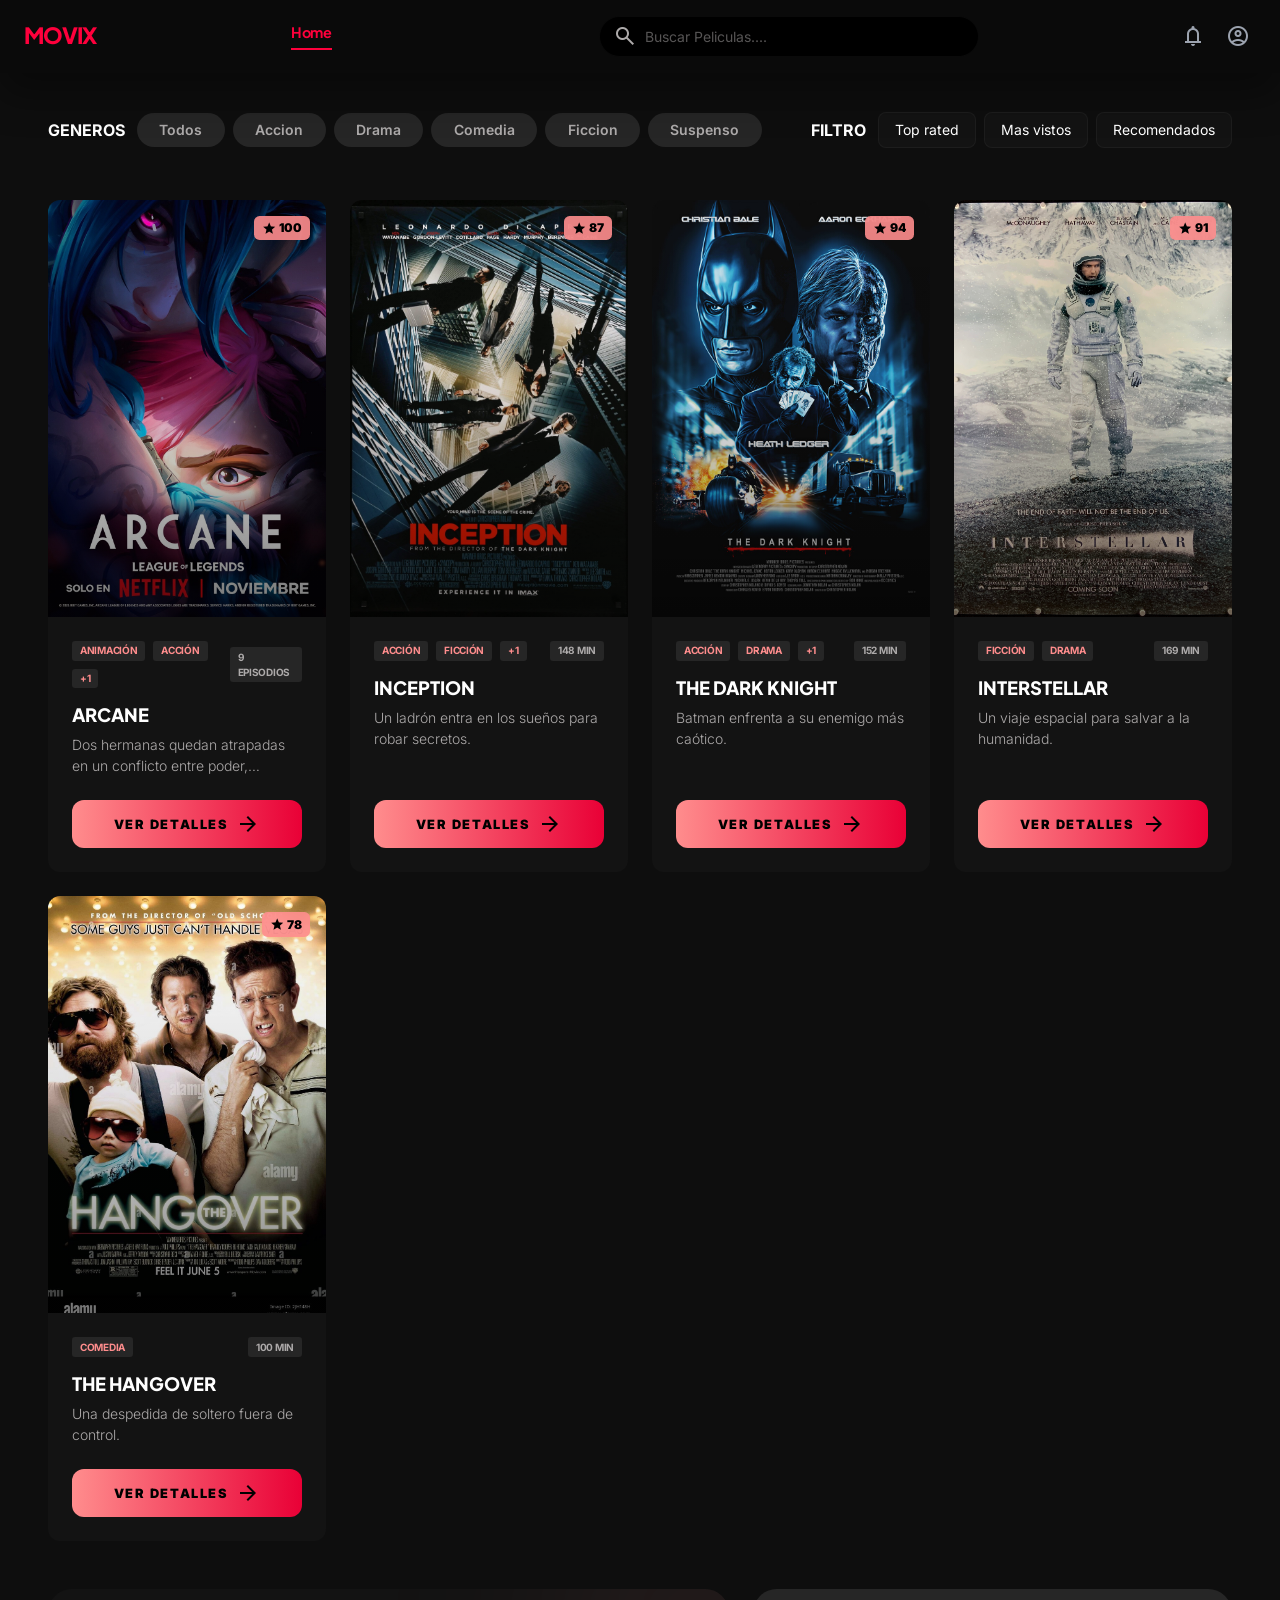
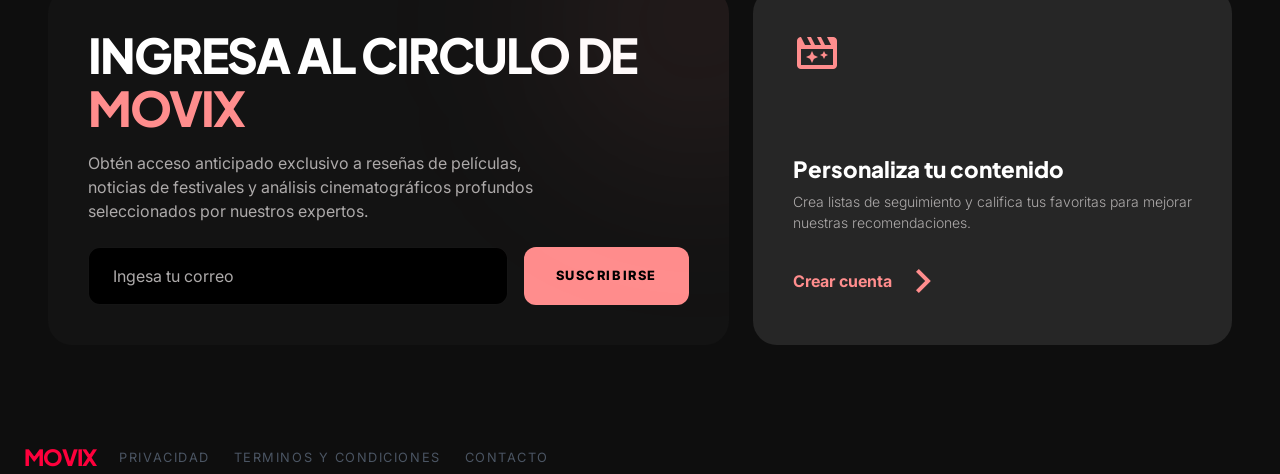
<file: index.html>
<!DOCTYPE html>
<html lang="en" data-bs-theme="dark">
<head>
  <meta charset="utf-8"/>
  <meta content="width=device-width, initial-scale=1.0" name="viewport"/>
  <title>Movix</title>
  <link rel="icon" href="COMPONENTES/BD/sprt/favicon_io/favicon-32x32.png" type="image/png">
  <link href="https://cdn.jsdelivr.net/npm/bootstrap@5.3.3/dist/css/bootstrap.min.css" rel="stylesheet"/>
  <link href="https://fonts.googleapis.com/css2?family=Plus+Jakarta+Sans:wght@400;500;600;700;800&family=Inter:wght@300;400;500;600&display=swap" rel="stylesheet"/>
  <link href="https://fonts.googleapis.com/css2?family=Material+Symbols+Outlined:wght,FILL@100..700,0..1&display=swap" rel="stylesheet"/>

 <link rel="stylesheet" href="COMPONENTES/Home/Style.css"/>
</head>
<body>

<nav class="nt-navbar fixed-top">
  <div class="container-xxl d-flex align-items-center justify-content-between px-4 py-3" style="max-width:1440px;">

 
    <a class="nt-brand" href="#">Movix</a>

    
    <div class="d-none d-md-flex align-items-center gap-4">
      <a class="nt-nav-link active" href="#">Home</a>
      <a class="nt-nav-link" href="#"></a>
      <a class="nt-nav-link" href="#"></a>
      <a class="nt-nav-link" href="#"></a>
    </div>

  
    <div class="d-none d-lg-block" style="width:380px;">
      <div class="nt-search-wrap">
        <span class="material-symbols-outlined">search</span>
        <input   id="searchInput" class="nt-search" placeholder="Buscar Peliculas...." type="text"/>
      </div>
    </div>

    <!-- Action Icons -->
    <div class="d-flex align-items-center gap-2">
      <button class="nt-icon-btn">
        <span class="material-symbols-outlined">notifications</span>
      </button>
      <button class="nt-icon-btn">
        <span class="material-symbols-outlined">account_circle</span>
      </button>
    </div>

  </div>
</nav>


<main class="pt-5 pb-5" style="margin-top:64px; min-height:100vh;">
  <div class="container-xxl px-3 px-lg-5" style="max-width:1440px;">

    
    <section class="mb-4 d-block d-lg-none">
      <div class="nt-search-wrap">
        <span class="material-symbols-outlined">search</span>
        <input class="nt-search" style="border-radius:.75rem; padding:.9rem 1rem .9rem 2.8rem;" placeholder="Search movies..." type="text"/>
      </div>
    </section>

    <!-- Filtros -->
    <section class="mb-5">
      <div class="d-flex flex-column flex-md-row align-items-md-center justify-content-between gap-3">

        <!-- Generos -->
 <div class="d-flex align-items-center gap-2 nt-scrollbar pb-1">
  <span class="text-uppercase fw-bold me-1">Generos</span>
 <button class="nt-filter-pill" onclick="filtrarGenero('Todos'); activarBoton('.nt-filter-pill', this)">Todos</button>
<button class="nt-filter-pill" onclick="filtrarGenero('Acción'); activarBoton('.nt-filter-pill', this)">Accion</button>
  <button class="nt-filter-pill" onclick="filtrarGenero('Drama');activarBoton('.nt-filter-pill', this)">Drama</button>
  <button class="nt-filter-pill" onclick="filtrarGenero('Comedia');activarBoton('.nt-filter-pill', this)">Comedia</button>
  <button class="nt-filter-pill" onclick="filtrarGenero('Ficción');activarBoton('.nt-filter-pill', this)">Ficcion</button>
  <button class="nt-filter-pill" onclick="filtrarGenero('Suspenso');activarBoton('.nt-filter-pill', this)">Suspenso</button>
</div>

        <!-- Filtro  -->
      <div class="d-flex align-items-center gap-2 nt-scrollbar pb-1">
  <span class="text-uppercase fw-bold me-1">Filtro</span>

  <button class="nt-sort-btn" onclick="ordenarPor('rating');activarBoton('.nt-sort-btn', this)">Top rated</button>
  <button class="nt-sort-btn" onclick="ordenarPor('vistas'); activarBoton('.nt-sort-btn', this)"> Mas vistos</button>
  <button class="nt-sort-btn" onclick="ordenarPor('recomendado');activarBoton('.nt-sort-btn', this)">Recomendados</button>
</div>

      </div>
    </section>

    <section id="movieContainer" class="row row-cols-1 row-cols-sm-2 row-cols-lg-3 row-cols-xl-4 g-4 mb-5">


    </section>

    <section class="row g-4 mb-5">

  
      <div class="col-12 col-md-7">
        <div class="nt-newsletter-card h-100">
          <div class="nt-newsletter-glow"></div>
          <h2 class="nt-newsletter-title mb-3">
            INGRESA AL CIRCULO DE   <span class="accent">MOVIX</span>
          </h2>
          <p class="nt-newsletter-desc mb-4">Obtén acceso anticipado exclusivo a reseñas de películas, noticias de festivales y análisis cinematográficos profundos seleccionados por nuestros expertos.</p>
          <div class="d-flex flex-column flex-sm-row gap-3">
            <input class="nt-email-input" placeholder="Ingesa tu correo" type="email"/>
            <button class="nt-btn-subscribe">Suscribirse </button>
          </div>
        </div>
      </div>


      <div class="col-12 col-md-5">
        <div class="nt-curate-card h-100">
          <span class="material-symbols-outlined mb-4">movie_filter</span>
          <div>
            <h3 class="nt-curate-title mb-2">Personaliza tu contenido</h3>
            <p class="nt-curate-desc mb-4">Crea listas de seguimiento y califica tus favoritas para mejorar nuestras recomendaciones.</p>
            <a class="nt-curate-link" href="#">
              Crear cuenta <span class="material-symbols-outlined">chevron_right</span>
            </a>
          </div>
        </div>
      </div>

    </section>

  </div>
</main>


<footer class="nt-footer">
  <div class="container-xxl px-4" style="max-width:1440px;">
    <div class="d-flex flex-column flex-md-row justify-content-start align-items-center gap-4">
      <div class="nt-footer-brand">Movix</div>
      <div class="d-flex flex-wrap justify-content-center gap-4">
        <a class="nt-footer-link" href="#">Privacidad</a>
        <a class="nt-footer-link" href="#">Terminos y condiciones</a>
        <a class="nt-footer-link" href="#">Contacto</a>
      </div>
    </div>
  </div>
</footer>

<!-- Bootstrap JS -->
<script src="https://cdn.jsdelivr.net/npm/bootstrap@5.3.3/dist/js/bootstrap.bundle.min.js"></script>
<script src="COMPONENTES/Home/app.js"></script>
</body>
</html>
</file>
<file: COMPONENTES/Home/Style.css>
:root {
  --nt-primary: #ff8d8d;
  --nt-primary-dim: #e90036;
  --nt-primary-container: #ff7578;
  --nt-primary-fixed: #ff7578;
  --nt-primary-fixed-dim: #ff5961;
  --nt-on-primary: #640011;
  --nt-on-primary-fixed: #000000;
  --nt-on-primary-container: #4e000b;
  --nt-on-primary-fixed-variant: #600010;
  --nt-inverse-primary: #c0002b;
  --nt-secondary: #fb7e9f;
  --nt-secondary-dim: #f17797;
  --nt-secondary-container: #832041;
  --nt-secondary-fixed: #ffc2ce;
  --nt-secondary-fixed-dim: #ffadbf;
  --nt-on-secondary: #560023;
  --nt-on-secondary-container: #ffc0cc;
  --nt-on-secondary-fixed: #6a092f;
  --nt-on-secondary-fixed-variant:#902b4b;
  --nt-tertiary: #c89dff;
  --nt-tertiary-dim: #b688f3;
  --nt-tertiary-fixed: #c89dff;
  --nt-tertiary-fixed-dim: #bc8df9;
  --nt-tertiary-container: #bc8df9;
  --nt-on-tertiary: #430f7c;
  --nt-on-tertiary-container: #36006c;
  --nt-on-tertiary-fixed: #24004c;
  --nt-on-tertiary-fixed-variant: #4d1d86;
  --nt-background: #0e0e0e;
  --nt-surface: #0e0e0e;
  --nt-surface-dim: #0e0e0e;
  --nt-surface-bright: #2c2c2c;
  --nt-surface-container-lowest: #000000;
  --nt-surface-container-low: #131313;
  --nt-surface-container: #1a1919;
  --nt-surface-container-high: #201f1f;
  --nt-surface-container-highest: #262626;
  --nt-surface-variant: #262626;
  --nt-inverse-surface: #fcf9f8;
  --nt-on-background: #ffffff;
  --nt-on-surface: #ffffff;
  --nt-on-surface-variant: #adaaaa;
  --nt-inverse-on-surface: #565555;
  --nt-outline: #767575;
  --nt-outline-variant: #484847;
  --nt-surface-tint: #ff8d8d;
  --nt-error: #ff7351;
  --nt-error-dim: #d53d18;
  --nt-error-container: #b92902;
  --nt-on-error: #450900;
  --nt-on-error-container: #ffd2c8;
  --nt-font-headline: 'Plus Jakarta Sans', sans-serif;
  --nt-font-body: 'Inter', sans-serif;
}

body {
  background-color: var(--nt-background);
  color: var(--nt-on-surface);
  font-family: var(--nt-font-body);
}

::-moz-selection {
  background-color: var(--nt-primary-container);
  color: var(--nt-on-primary-container);
}

::selection {
  background-color: var(--nt-primary-container);
  color: var(--nt-on-primary-container);
}

.font-headline {
  font-family: var(--nt-font-headline);
}

.material-symbols-outlined {
  font-variation-settings: "FILL" 0, "wght" 400, "GRAD" 0, "opsz" 24;
  vertical-align: middle;
  line-height: 1;
}

.nt-navbar {
  background: rgba(10, 10, 10, 0.8);
  backdrop-filter: blur(20px);
  -webkit-backdrop-filter: blur(20px);
  box-shadow: 0 20px 40px rgba(0, 0, 0, 0.4);
}

.nt-brand {
  font-family: var(--nt-font-headline);
  font-weight: 900;
  font-size: 1.4rem;
  color: #FF003C;
  letter-spacing: -0.05em;
  text-transform: uppercase;
  text-decoration: none;
}

.nt-nav-link {
  font-family: var(--nt-font-headline);
  font-weight: 700;
  font-size: 0.9rem;
  letter-spacing: -0.02em;
  color: #9ca3af;
  text-decoration: none;
  transition: color 0.3s;
}
.nt-nav-link:hover {
  color: #fff;
}
.nt-nav-link.active {
  color: #FF003C;
  border-bottom: 2px solid #FF003C;
  padding-bottom: 4px;
}

/* Search bar */
.nt-search-wrap {
  position: relative;
}

.nt-search-wrap .material-symbols-outlined {
  position: absolute;
  left: 14px;
  top: 50%;
  transform: translateY(-50%);
  color: var(--nt-on-surface-variant);
  pointer-events: none;
  transition: color 0.2s;
}

.nt-search {
  width: 100%;
  background: var(--nt-surface-container-lowest);
  border: 1px solid rgba(72, 72, 71, 0.15);
  border-radius: 999px;
  padding: 0.55rem 1rem 0.55rem 2.8rem;
  font-size: 0.875rem;
  color: var(--nt-on-surface);
  transition: border-color 0.2s, box-shadow 0.2s;
}

.nt-search::-moz-placeholder {
  color: rgba(173, 170, 170, 0.5);
}

.nt-search::placeholder {
  color: rgba(173, 170, 170, 0.5);
}

.nt-search:focus {
  outline: none;
  border-color: rgba(255, 141, 141, 0.5);
  box-shadow: 0 0 0 3px rgba(255, 141, 141, 0.1);
}

.nt-search:focus + .material-symbols-outlined {
  color: var(--nt-primary);
}

.nt-search-wrap:focus-within .material-symbols-outlined {
  color: var(--nt-primary);
}

.nt-icon-btn {
  background: transparent;
  border: none;
  color: #9ca3af;
  border-radius: 999px;
  padding: 0.4rem;
  transition: background 0.2s;
  line-height: 1;
}

.nt-icon-btn:hover {
  background: rgba(255, 255, 255, 0.05);
  color: #fff;
}

.nt-filter-pill {
  padding: 0.4rem 1.4rem;
  border-radius: 999px;
  font-size: 0.875rem;
  border: none;
  font-weight: 600;
  white-space: nowrap;
  transition: transform 0.15s;
  background: var(--nt-surface-container-highest);
  color: var(--nt-on-surface-variant);
}

.nt-filter-pill:hover {
  color: #fff;
}

.nt-filter-pill:active {
  transform: scale(0.95);
}

.nt-filter-pill.active {
  background: var(--nt-primary);
  color: var(--nt-on-primary-fixed);
}

.nt-sort-btn {
  padding: 0.4rem 1rem;
  border-radius: 0.5rem;
  font-size: 0.875rem;
  border: 1px solid rgba(72, 72, 71, 0.2);
  background: var(--nt-surface-container-low);
  color: var(--nt-on-surface);
  white-space: nowrap;
  transition: background 0.2s;
}

.nt-sort-btn:hover {
  background: var(--nt-surface-container-high);
}

.nt-sort-btn.active {
  background: var(--nt-primary);
  color: #fff;
  border-color: var(--nt-primary);
}

.nt-movie-card {
  background: var(--nt-surface-container-low);
  border-radius: 0.75rem;
  overflow: hidden;
  display: flex;
  flex-direction: column;
  transition: transform 0.5s, box-shadow 0.5s;
}

.nt-movie-card:hover {
  transform: translateY(-8px);
  box-shadow: 0 30px 60px -15px rgba(233, 0, 54, 0.3);
}

.nt-poster-wrap {
  position: relative;
  aspect-ratio: 2/3;
  overflow: hidden;
}

.nt-poster-wrap img {
  width: 100%;
  height: 100%;
  -o-object-fit: cover;
     object-fit: cover;
  transition: transform 0.7s;
}

.nt-movie-card:hover .nt-poster-wrap img {
  transform: scale(1.1);
}

.nt-poster-gradient {
  position: absolute;
  inset: 0;
  background: linear-gradient(to top, rgba(0, 0, 0, 0.9) 0%, rgba(0, 0, 0, 0.2) 50%, transparent 100%);
  opacity: 0.6;
}

.nt-rating-badge {
  position: absolute;
  top: 1rem;
  right: 1rem;
  background: rgba(255, 141, 141, 0.9);
  color: var(--nt-on-primary-fixed);
  padding: 0.2rem 0.5rem;
  border-radius: 0.35rem;
  font-size: 0.75rem;
  font-weight: 900;
  display: flex;
  align-items: center;
  gap: 0.2rem;
  backdrop-filter: blur(8px);
}

.nt-rating-badge .material-symbols-outlined {
  font-size: 0.9rem;
  font-variation-settings: "FILL" 1, "wght" 400, "GRAD" 0, "opsz" 24;
}

.nt-card-body {
  padding: 1.5rem;
  display: flex;
  flex-direction: column;
  flex-grow: 1;
}

.nt-genre-tag {
  font-size: 10px;
  font-weight: 700;
  text-transform: uppercase;
  letter-spacing: -0.03em;
  padding: 0.15rem 0.5rem;
  background: var(--nt-surface-container-highest);
  color: var(--nt-primary);
  border-radius: 0.2rem;
}

.nt-duration-tag {
  font-size: 10px;
  font-weight: 700;
  text-transform: uppercase;
  letter-spacing: -0.03em;
  padding: 0.15rem 0.5rem;
  background: var(--nt-surface-container-highest);
  color: var(--nt-on-surface-variant);
  border-radius: 0.2rem;
}

.nt-card-title {
  font-family: var(--nt-font-headline);
  font-weight: 800;
  font-size: 1.15rem;
  transition: color 0.2s;
}

.nt-movie-card:hover .nt-card-title {
  color: var(--nt-primary);
}

.nt-card-desc {
  color: var(--nt-on-surface-variant);
  font-size: 0.875rem;
  font-weight: 300;
  display: -webkit-box;
  -webkit-line-clamp: 2;
  -webkit-box-orient: vertical;
  overflow: hidden;
}

.nt-btn-details {
  width: 100%;
  padding: 0.75rem;
  border-radius: 0.75rem;
  border: none;
  background: linear-gradient(to right, var(--nt-primary), var(--nt-primary-dim));
  color: var(--nt-on-primary-fixed);
  font-weight: 900;
  font-size: 0.8rem;
  text-transform: uppercase;
  letter-spacing: 0.12em;
  display: flex;
  align-items: center;
  justify-content: center;
  gap: 0.5rem;
  transition: transform 0.15s;
}
.nt-btn-details:active {
  transform: scale(0.95);
}
.nt-btn-details:hover .nt-arrow {
  transform: translateX(4px);
}

.nt-arrow {
  transition: transform 0.2s;
}

.nt-newsletter-card {
  background: var(--nt-surface-container-low);
  border-radius: 1.5rem;
  padding: 2.5rem;
  position: relative;
  overflow: hidden;
}

.nt-newsletter-glow {
  position: absolute;
  top: -6rem;
  right: -6rem;
  width: 16rem;
  height: 16rem;
  background: rgba(255, 141, 141, 0.1);
  filter: blur(100px);
  border-radius: 999px;
  pointer-events: none;
}

.nt-newsletter-title {
  font-family: var(--nt-font-headline);
  font-weight: 800;
  font-size: clamp(2rem, 4vw, 3rem);
  line-height: 1.1;
  letter-spacing: -0.04em;
}

.nt-newsletter-title .accent {
  color: var(--nt-primary);
}

.nt-newsletter-desc {
  color: var(--nt-on-surface-variant);
  max-width: 28rem;
}

.nt-email-input {
  background: var(--nt-surface-container-lowest);
  border: 1px solid rgba(72, 72, 71, 0.3);
  border-radius: 0.75rem;
  padding: 1rem 1.5rem;
  color: var(--nt-on-surface);
  transition: border-color 0.2s;
  flex-grow: 1;
}

.nt-email-input:focus {
  outline: none;
  border-color: var(--nt-primary);
}

.nt-email-input::-moz-placeholder {
  color: var(--nt-on-surface-variant);
}

.nt-email-input::placeholder {
  color: var(--nt-on-surface-variant);
}

.nt-btn-subscribe {
  background: var(--nt-primary);
  color: var(--nt-on-primary-fixed);
  border: none;
  border-radius: 0.75rem;
  padding: 1rem 2rem;
  font-weight: 800;
  text-transform: uppercase;
  letter-spacing: 0.12em;
  font-size: 0.8rem;
  transition: background 0.2s;
  white-space: nowrap;
}

.nt-btn-subscribe:hover {
  background: var(--nt-primary-dim);
  color: #fff;
}

.nt-curate-card {
  background: var(--nt-surface-variant);
  border-radius: 1.5rem;
  padding: 2.5rem;
  display: flex;
  flex-direction: column;
  justify-content: space-between;
}

.nt-curate-card .material-symbols-outlined {
  font-size: 3rem;
  color: var(--nt-primary);
}

.nt-curate-title {
  font-family: var(--nt-font-headline);
  font-weight: 800;
  font-size: 1.4rem;
}

.nt-curate-desc {
  color: var(--nt-on-surface-variant);
  font-weight: 300;
  font-size: 0.875rem;
}

.nt-curate-link {
  color: var(--nt-primary);
  font-weight: 700;
  text-decoration: none;
  display: inline-flex;
  align-items: center;
  gap: 0.5rem;
  transition: gap 0.2s;
}

.nt-curate-link:hover {
  gap: 1rem;
  color: var(--nt-primary);
}

.nt-foote {
  background: #0e0e0e;
  border-top: 1px solid rgba(255, 255, 255, 0.05);
  padding: 4rem 0;
}

.nt-footer-brand {
  font-family: var(--nt-font-headline);
  font-weight: 800;
  color: #FF003C;
  font-size: 1.4rem;
  letter-spacing: -0.05em;
  text-transform: uppercase;
}

.nt-footer-link {
  font-family: var(--nt-font-body);
  font-size: 0.8rem;
  text-transform: uppercase;
  letter-spacing: 0.12em;
  color: #4b5563;
  text-decoration: none;
  transition: color 0.3s;
}

.nt-footer-link:hover {
  color: #FF003C;
}

.nt-footer-copy {
  font-family: var(--nt-font-body);
  font-size: 0.72rem;
  text-transform: uppercase;
  letter-spacing: 0.12em;
  color: #4b5563;
}

.nt-scrollbar {
  overflow-x: auto;
}

.nt-scrollbar::-webkit-scrollbar {
  height: 4px;
}

.nt-scrollbar::-webkit-scrollbar-track {
  background: #131313;
}

.nt-scrollbar::-webkit-scrollbar-thumb {
  background: #262626;
  border-radius: 10px;
}/*# sourceMappingURL=Style.css.map */
</file>
